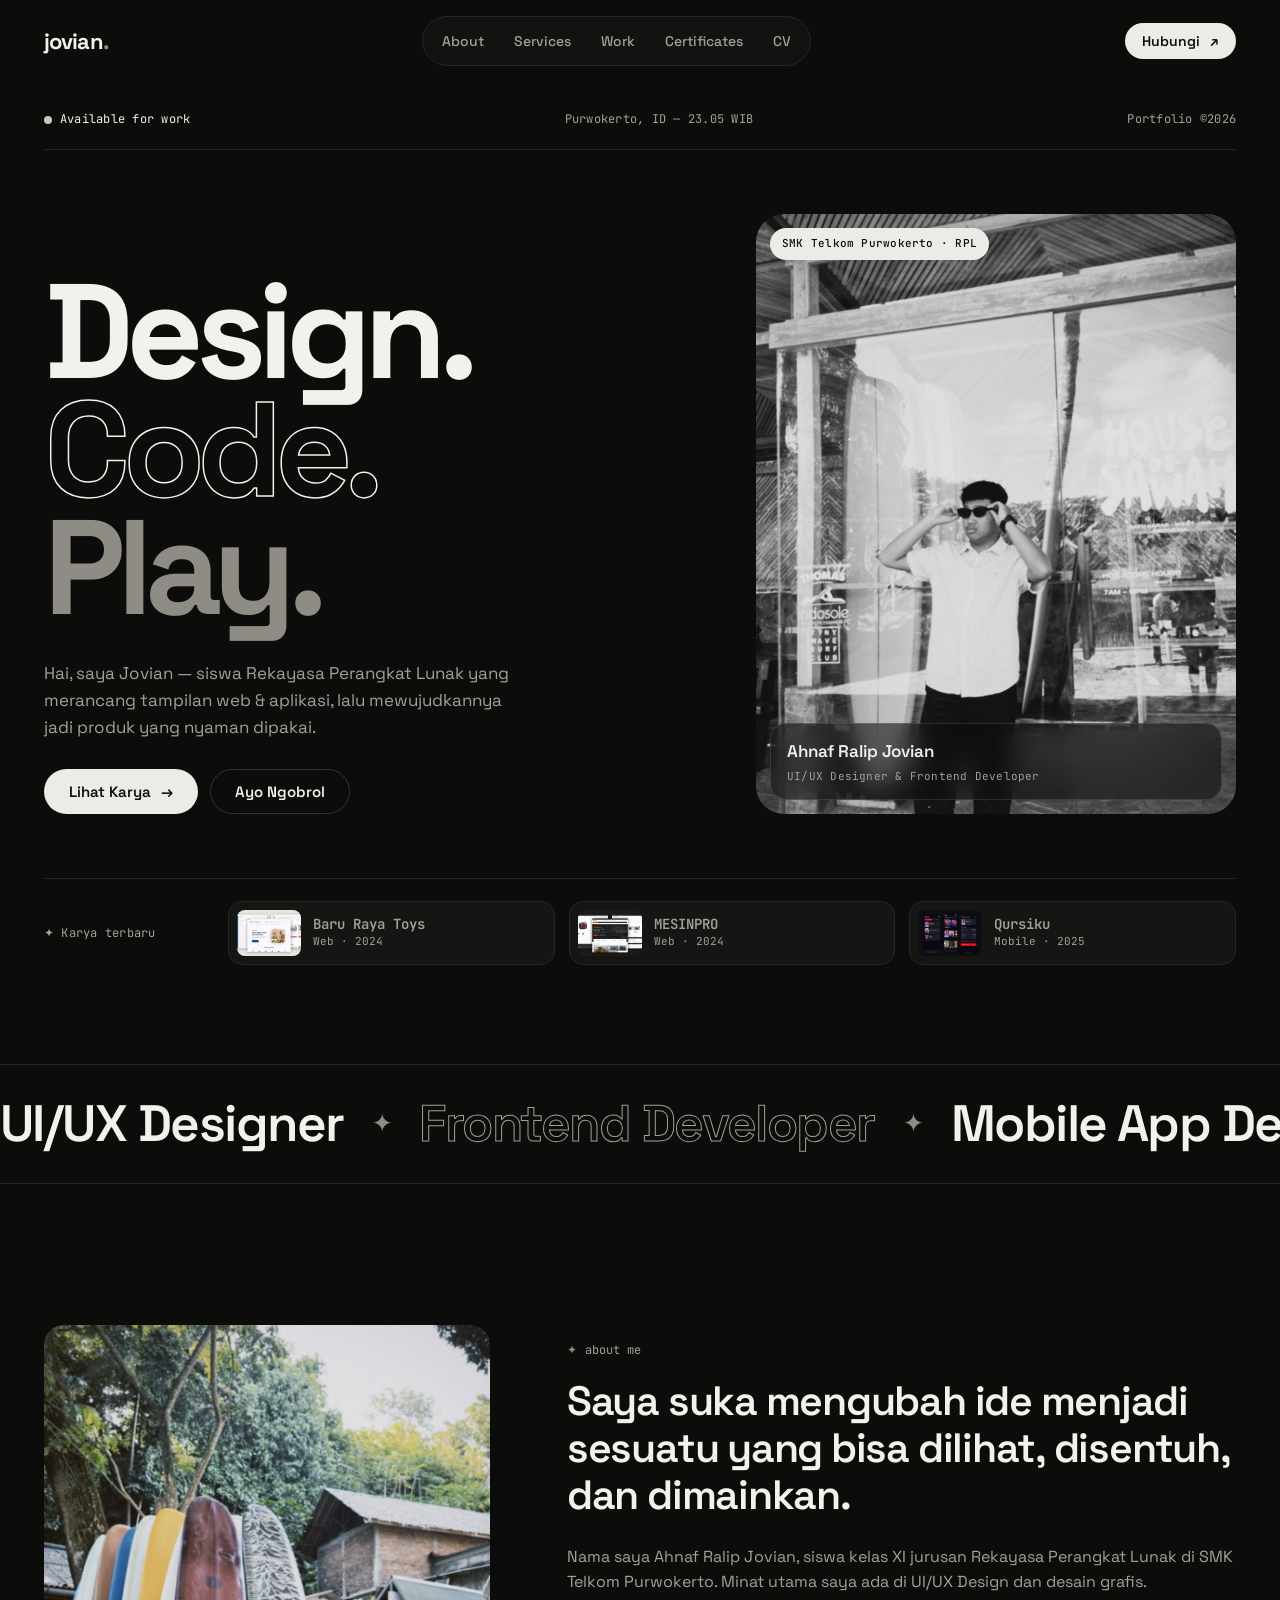
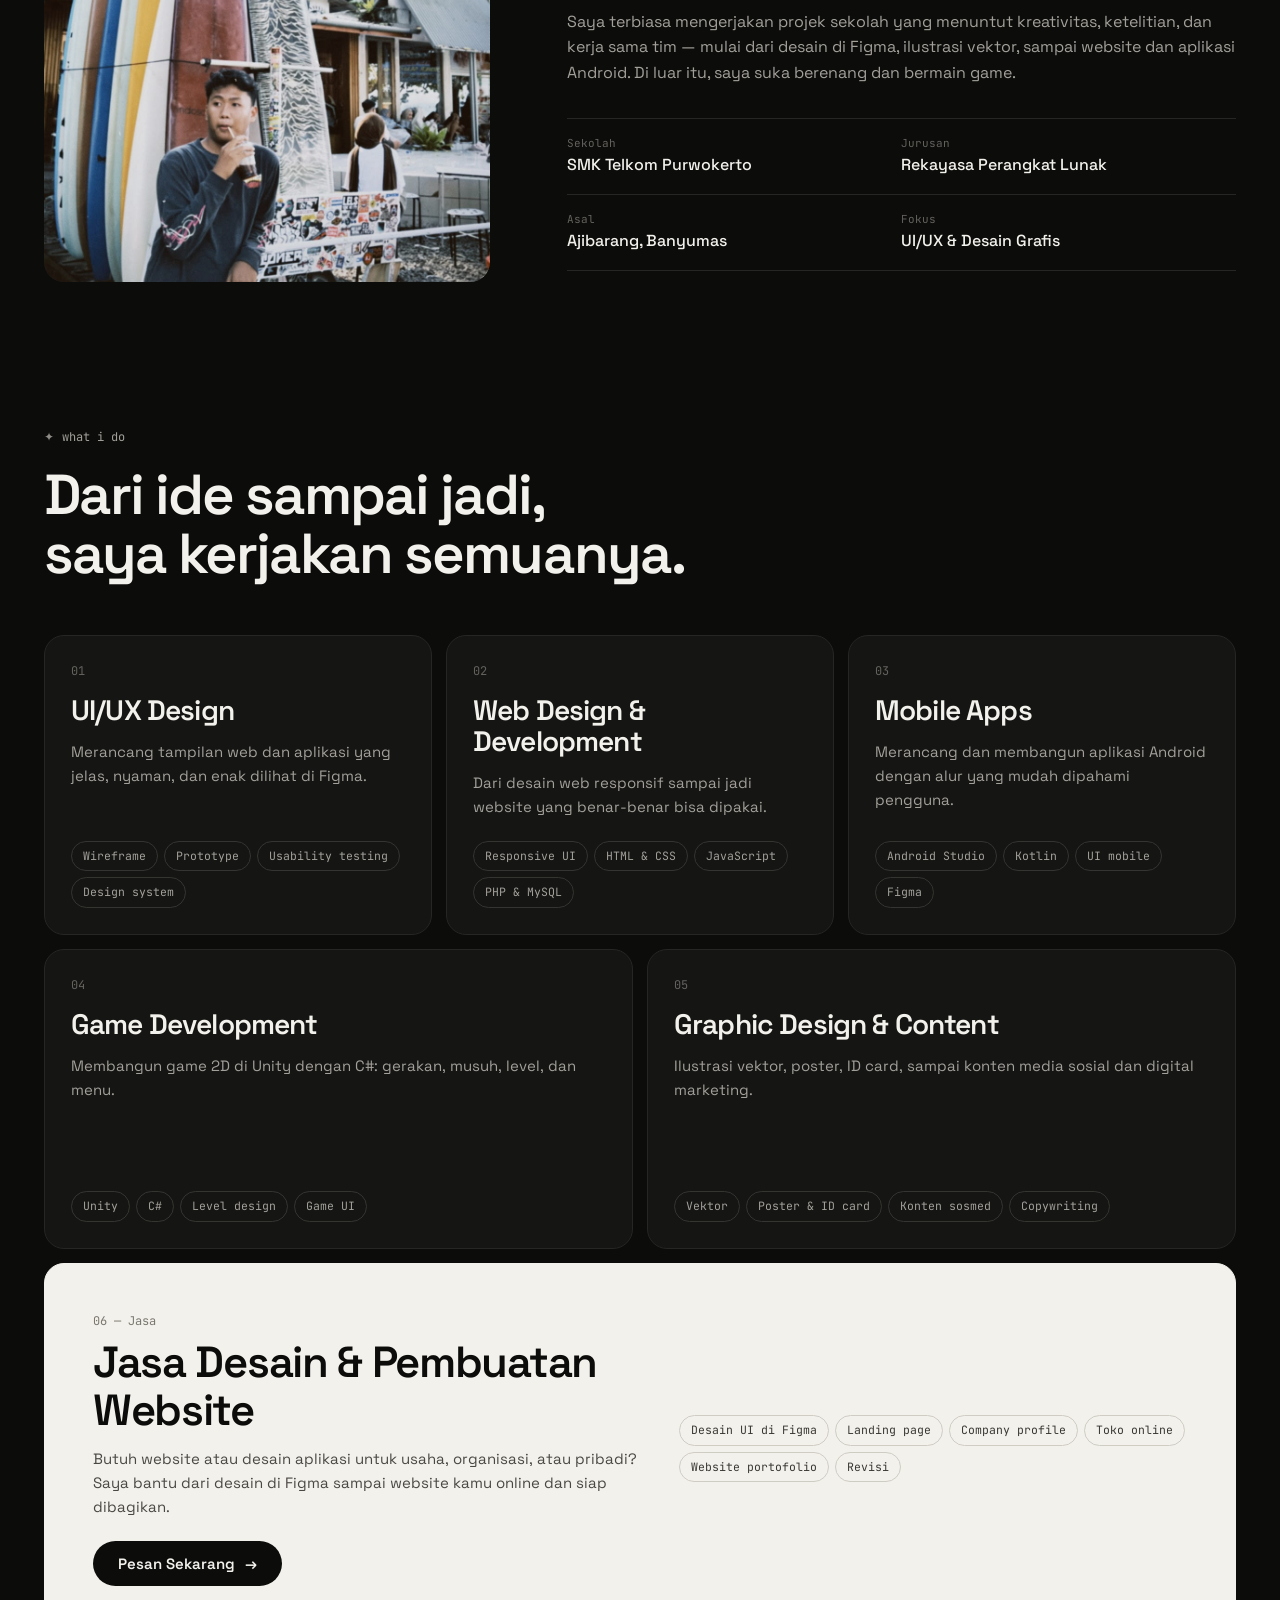
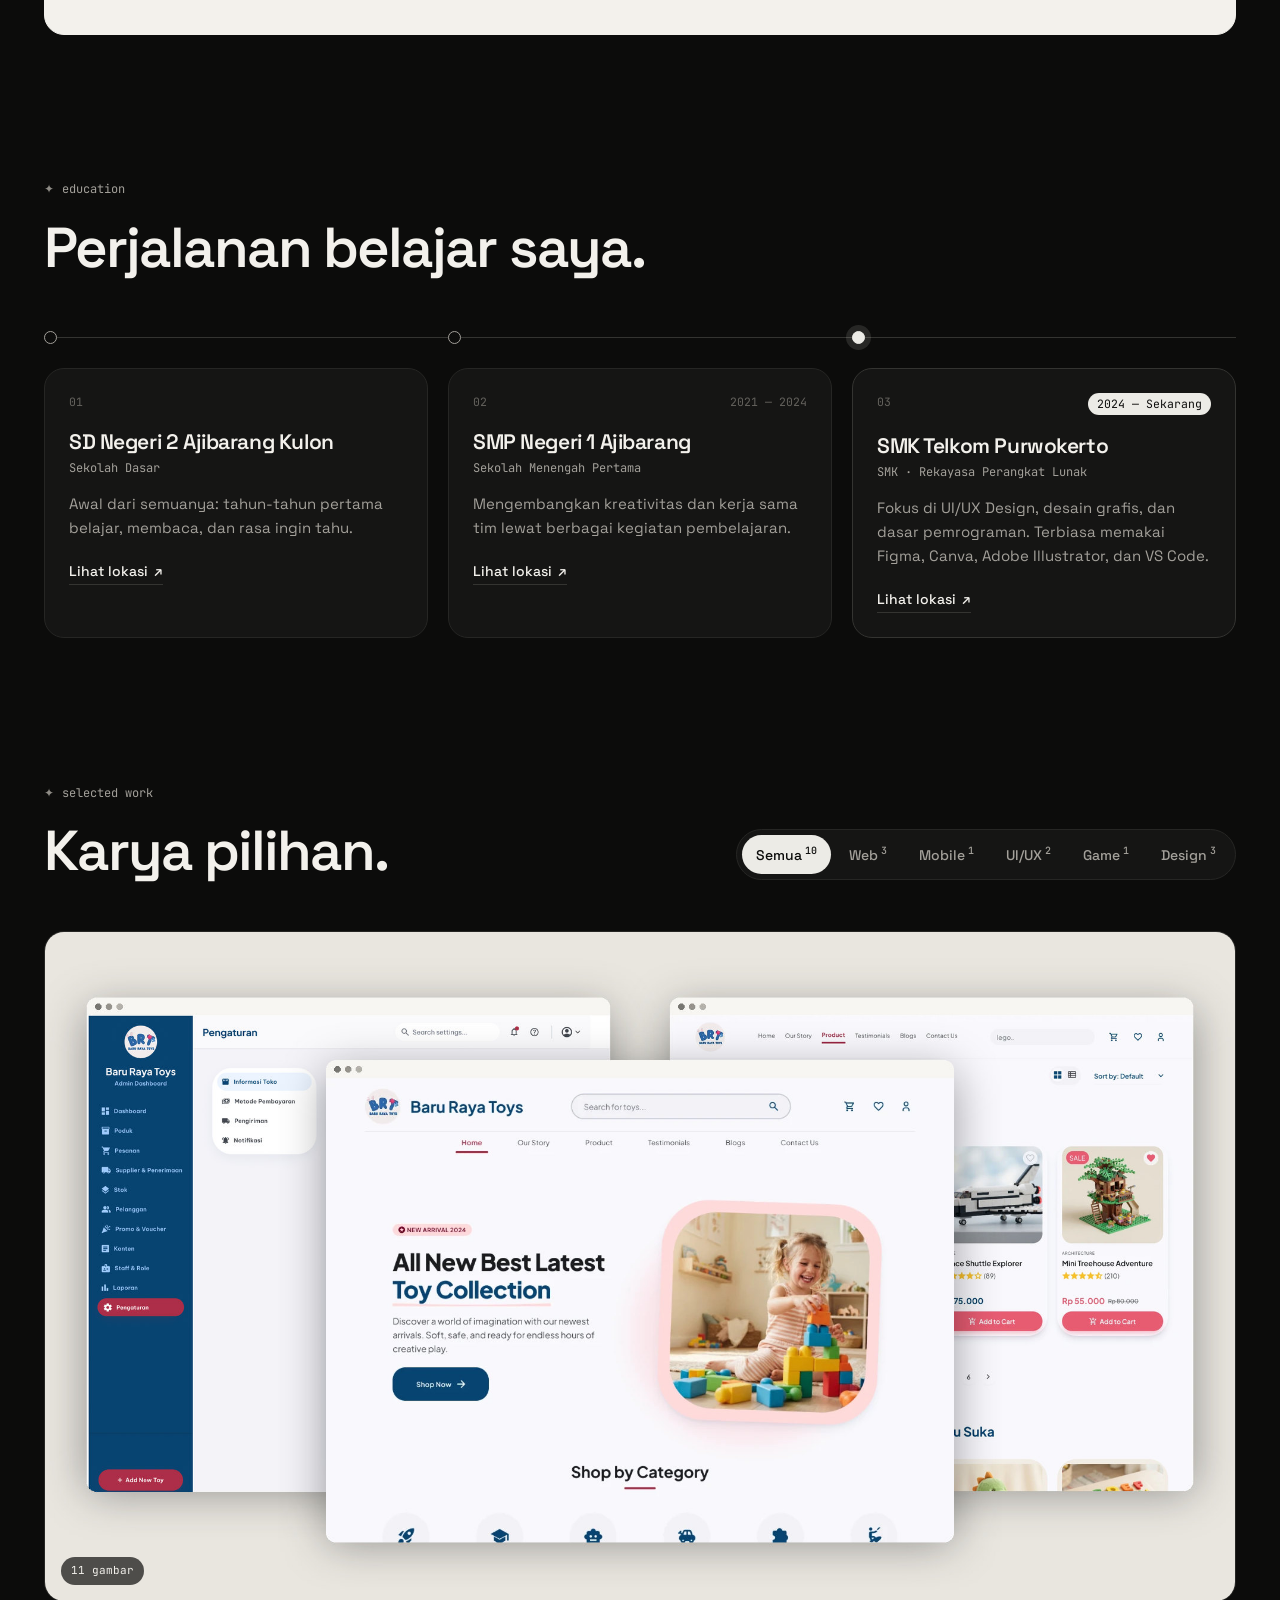
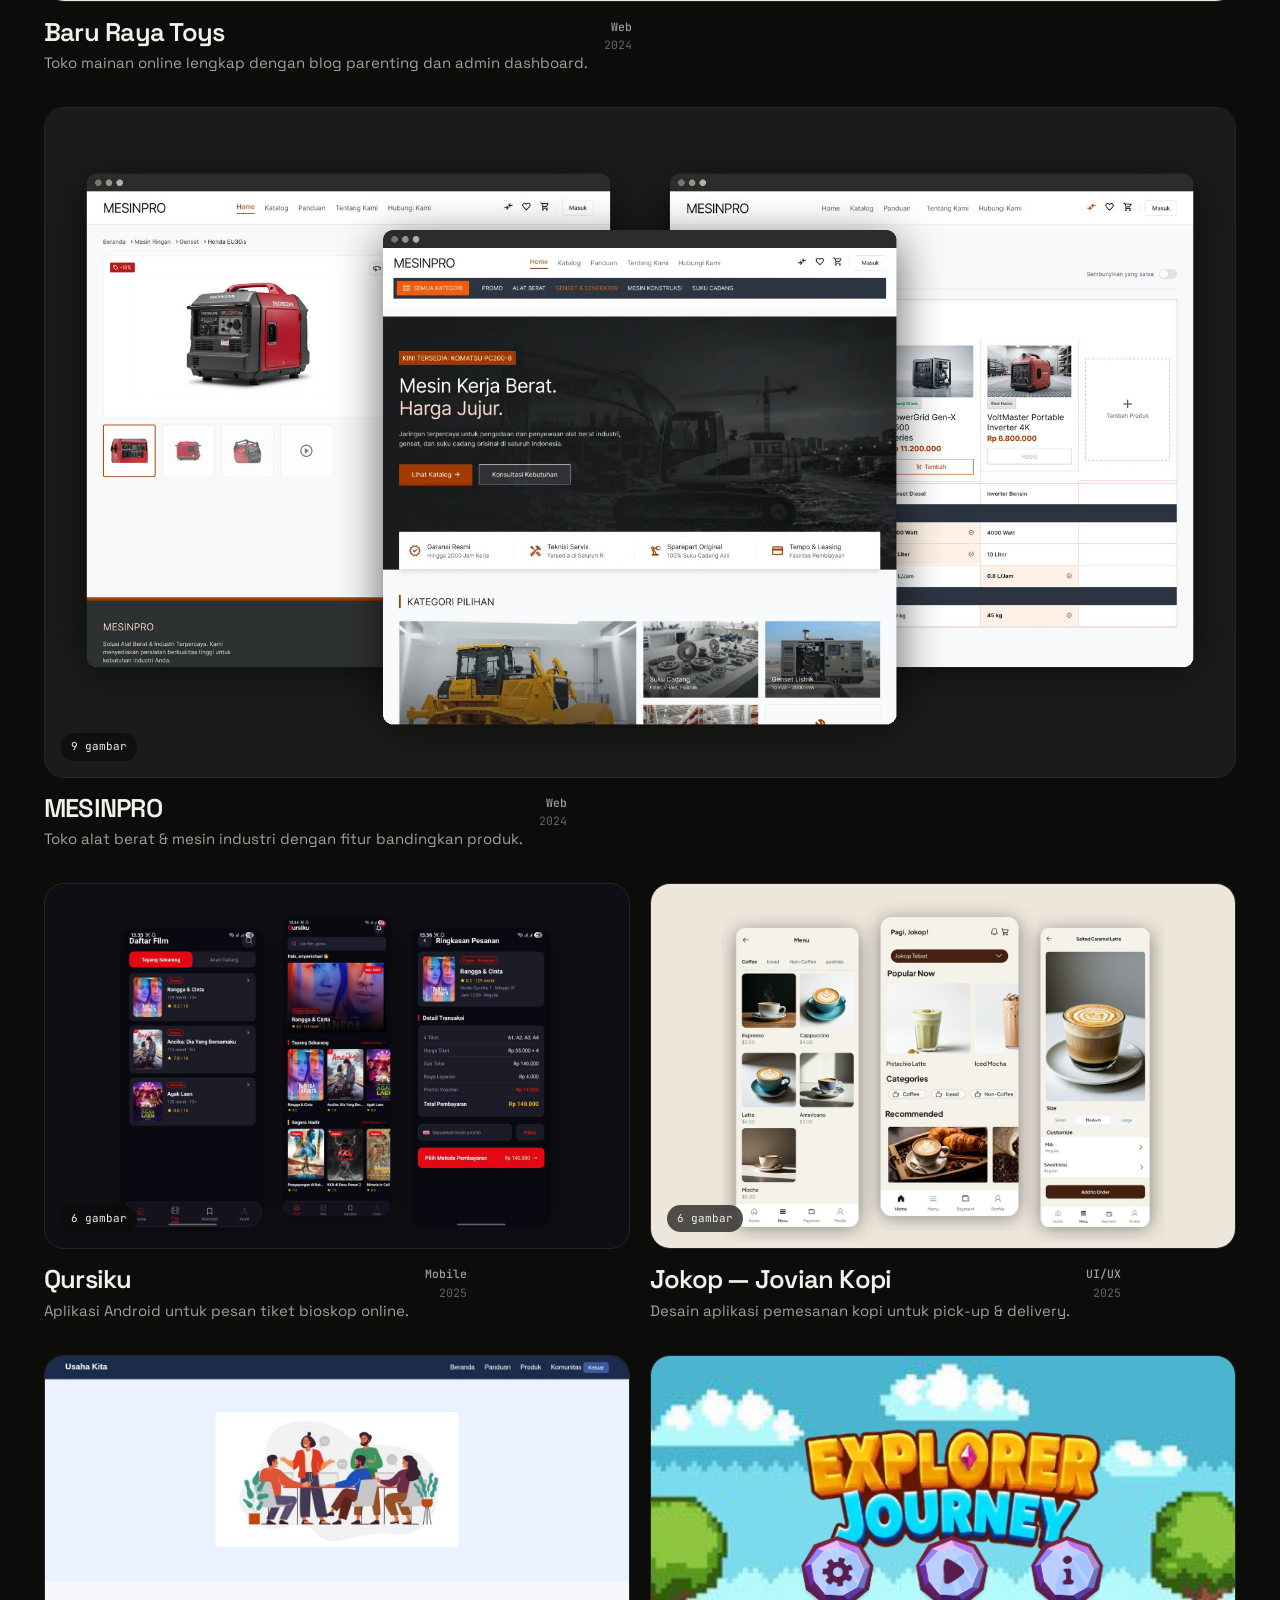
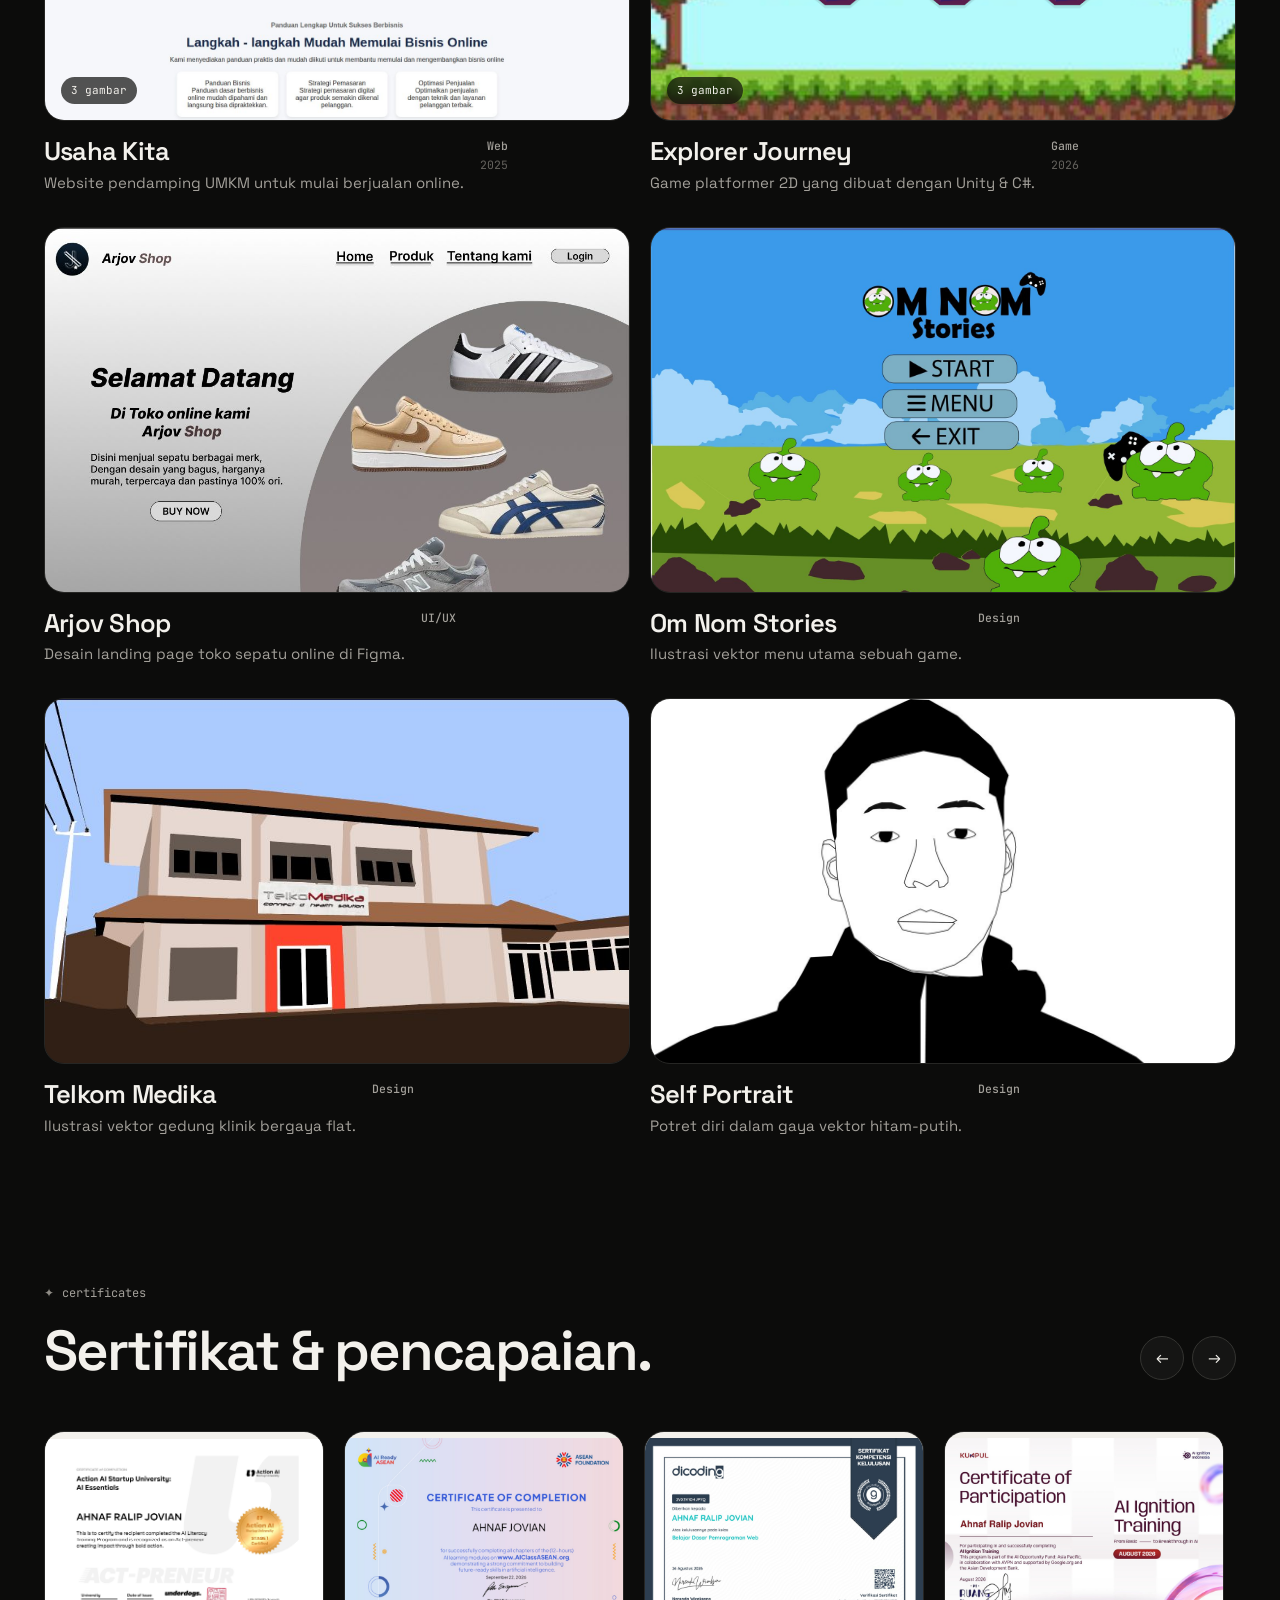
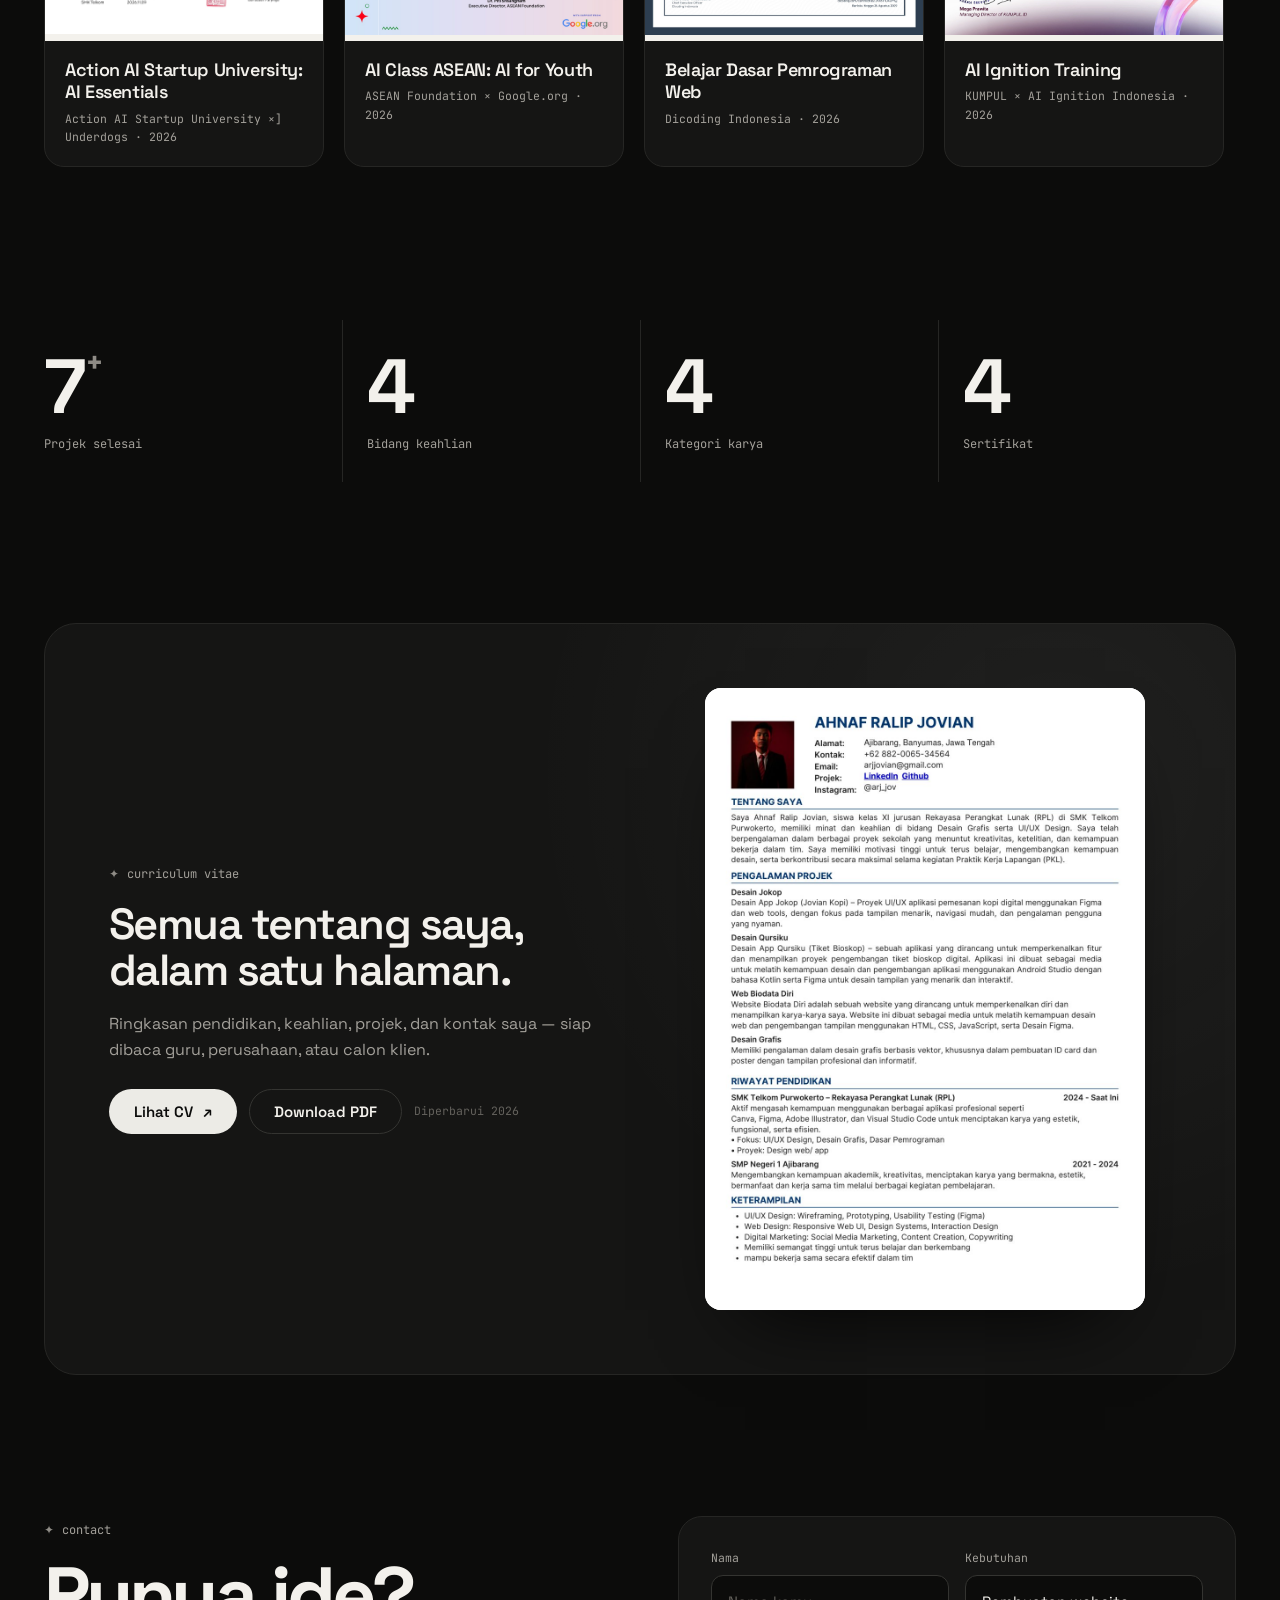
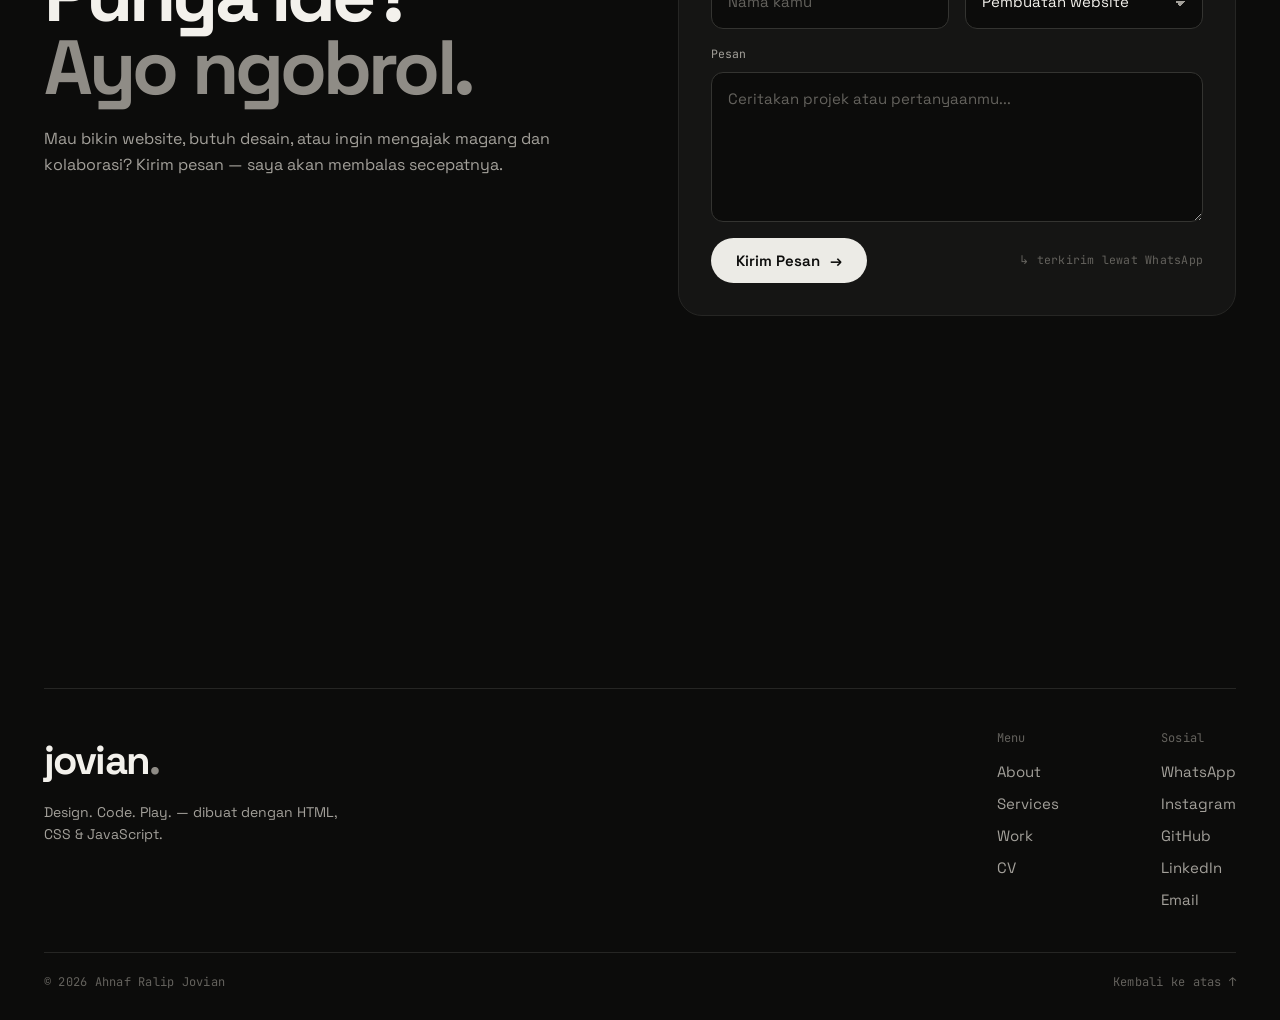
<file: index.html>
<!DOCTYPE html>
<html lang="id">
<head>
  <meta charset="UTF-8" />
  <meta name="viewport" content="width=device-width, initial-scale=1.0" />
  <title>Jovian — Design. Code. Play.</title>
  <meta name="description" content="Portofolio Ahnaf Ralip Jovian — Frontend Developer & UI/UX Designer dari SMK Telkom Purwokerto. Web, mobile, game, dan desain grafis." />
  <meta property="og:title" content="Jovian — Design. Code. Play." />
  <meta property="og:description" content="Portofolio Ahnaf Ralip Jovian: web, mobile, game, UI/UX, dan desain grafis." />
  <meta property="og:image" content="assets/img/profile.jpg" />
  <meta name="theme-color" content="#0c0c0b" />
  <link rel="icon" href="data:image/svg+xml,<svg xmlns='http://www.w3.org/2000/svg' viewBox='0 0 64 64'><rect width='64' height='64' rx='18' fill='%230c0c0b'/><text x='44%' y='56%' dominant-baseline='middle' text-anchor='middle' font-family='Arial' font-weight='700' font-size='38' fill='%23f3f1ec'>j</text><circle cx='46' cy='44' r='6' fill='%238f8c86'/></svg>" />

  <link rel="preconnect" href="https://fonts.googleapis.com" />
  <link rel="preconnect" href="https://fonts.gstatic.com" crossorigin />
  <link href="https://fonts.googleapis.com/css2?family=Space+Grotesk:wght@400;500;600;700&family=JetBrains+Mono:wght@400;500&display=swap" rel="stylesheet" />
  <link rel="stylesheet" href="assets/css/style.css" />
</head>
<body>
  <a class="skip-link" href="#main">Lewati ke konten</a>

  <!-- ================= NAVBAR ================= -->
  <header class="nav" id="nav">
    <a href="#home" class="logo" aria-label="Beranda"><span data-bind="nickname" class="lower"></span><i>.</i></a>
    <nav class="nav__pill" id="navPill" aria-label="Navigasi utama">
      <a href="#about">About</a>
      <a href="#services">Services</a>
      <a href="#work">Work</a>
      <a href="#certificates" data-needs="certificates">Certificates</a>
      <a href="#cv">CV</a>
      <a href="#contact" class="nav__pill-contact">Contact</a>
    </nav>
    <div class="nav__end">
      <a href="#contact" class="btn btn--accent btn--sm nav__cta">Hubungi <span aria-hidden="true">↗</span></a>
      <button type="button" class="nav__burger" id="burger" aria-label="Buka menu" aria-expanded="false" aria-controls="navPill"><span></span><span></span></button>
    </div>
  </header>

  <main id="main">
    <!-- ================= HERO ================= -->
    <section class="hero container" id="home">
      <div class="hero__meta mono">
        <span class="status" id="status"><i></i>Available for work</span>
        <span><span data-bind="location"></span> — <span id="clock">--:--</span> WIB</span>
        <span class="hero__meta-year">Portfolio ©<span class="year"></span></span>
      </div>

      <div class="hero__grid">
        <div class="hero__text">
          <h1 class="hero__title" id="heroTitle"></h1>
          <p class="hero__intro" data-bind="heroIntro"></p>
          <div class="hero__actions">
            <a href="#work" class="btn btn--accent">Lihat Karya <span aria-hidden="true">→</span></a>
            <a href="#contact" class="btn btn--ghost">Ayo Ngobrol</a>
          </div>
        </div>

        <figure class="hero__card">
          <img id="heroPhoto" alt="Foto Ahnaf Ralip Jovian" width="900" height="1359" fetchpriority="high" />
          <figcaption class="hero__caption">
            <span class="hero__name" data-bind="name"></span>
            <span class="mono" data-bind="role"></span>
          </figcaption>
          <span class="hero__badge mono" data-bind="school"></span>
        </figure>
      </div>

      <div class="latest">
        <p class="mono latest__label">✦ Karya terbaru</p>
        <div class="latest__list" id="latest"></div>
      </div>
    </section>

    <!-- ================= MARQUEE ================= -->
    <div class="marquee" aria-hidden="true"><div class="marquee__track" id="marquee"></div></div>

    <!-- ================= ABOUT ================= -->
    <section class="section container about" id="about">
      <div class="about__photo reveal"><img id="aboutPhoto" alt="Ahnaf Ralip Jovian" loading="lazy" /></div>
      <div class="about__content">
        <p class="label reveal">About me</p>
        <h2 class="about__lead reveal" data-bind="aboutLead"></h2>
        <div class="about__body reveal" id="aboutBody"></div>
        <dl class="facts reveal" id="facts"></dl>
      </div>
    </section>

    <!-- ================= SERVICES ================= -->
    <section class="section container" id="services">
      <div class="head">
        <p class="label reveal">What I do</p>
        <h2 class="title reveal">Dari ide sampai jadi,<br />saya kerjakan semuanya.</h2>
      </div>
      <div class="bento" id="bento"></div>
    </section>

    <!-- ================= EDUCATION ================= -->
    <section class="section container" id="education">
      <div class="head">
        <p class="label reveal">Education</p>
        <h2 class="title reveal">Perjalanan belajar saya.</h2>
      </div>
      <ol class="timeline" id="timeline"></ol>
    </section>

    <!-- ================= WORK ================= -->
    <section class="section container" id="work">
      <div class="head head--row">
        <div>
          <p class="label reveal">Selected work</p>
          <h2 class="title reveal">Karya pilihan.</h2>
        </div>
        <div class="tabs reveal" id="tabs" role="tablist" aria-label="Filter projek"></div>
      </div>
      <div class="works" id="works"></div>
    </section>

    <!-- ================= CERTIFICATES ================= -->
    <section class="section container" id="certificates">
      <div class="head head--row">
        <div>
          <p class="label reveal">Certificates</p>
          <h2 class="title reveal">Sertifikat & pencapaian.</h2>
        </div>
        <div class="carousel-nav reveal">
          <button type="button" class="round" id="certPrev" aria-label="Sebelumnya">←</button>
          <button type="button" class="round" id="certNext" aria-label="Berikutnya">→</button>
        </div>
      </div>
      <div class="carousel" id="carousel"></div>
    </section>

    <!-- ================= STATS ================= -->
    <section class="stats container" id="stats" aria-label="Ringkasan"></section>


    <!-- ================= CV ================= -->
    <section class="section container" id="cv">
      <div class="cv">
        <div class="cv__text">
          <p class="label reveal">Curriculum vitae</p>
          <h2 class="title reveal">Semua tentang saya,<br />dalam satu halaman.</h2>
          <p class="muted reveal">Ringkasan pendidikan, keahlian, projek, dan kontak saya — siap dibaca guru, perusahaan, atau calon klien.</p>
          <div class="cv__actions reveal" id="cvActions"></div>
        </div>
        <article class="paper reveal" id="paper"></article>
      </div>
    </section>

    <!-- ================= CONTACT ================= -->
    <section class="section container" id="contact">
      <div class="contact">
        <div class="contact__left">
          <p class="label reveal">Contact</p>
          <h2 class="contact__title reveal">Punya ide?<br /><span class="accent-text">Ayo ngobrol.</span></h2>
          <p class="muted reveal">Mau bikin website, butuh desain, atau ingin mengajak magang dan kolaborasi? Kirim pesan — saya akan membalas secepatnya.</p>
          <ul class="quick reveal" id="quick"></ul>
        </div>
        <form class="form reveal" id="form" novalidate>
          <div class="form__row">
            <label class="field"><span>Nama</span><input name="name" type="text" placeholder="Nama kamu" autocomplete="name" required /></label>
            <label class="field"><span>Kebutuhan</span>
              <select name="topic">
                <option>Pembuatan website</option>
                <option>Desain UI/UX</option>
                <option>Desain grafis</option>
                <option>Magang / kerja</option>
                <option>Kolaborasi</option>
                <option>Lainnya</option>
              </select>
            </label>
          </div>
          <label class="field"><span>Pesan</span><textarea name="message" rows="5" placeholder="Ceritakan projek atau pertanyaanmu..." required></textarea></label>
          <p class="form__error" id="formError" role="alert" hidden>Isi nama dan pesan dulu, ya.</p>
          <div class="form__foot">
            <button type="submit" class="btn btn--accent">Kirim Pesan <span aria-hidden="true">→</span></button>
            <span class="mono form__hint" id="formHint"></span>
          </div>
        </form>
      </div>
    </section>
  </main>

  <!-- ================= FOOTER ================= -->
  <footer class="footer container">
    <div class="footer__top">
      <div>
        <a href="#home" class="logo logo--lg"><span data-bind="nickname" class="lower"></span><i>.</i></a>
        <p class="muted footer__tag">Design. Code. Play. — dibuat dengan HTML, CSS & JavaScript.</p>
      </div>
      <nav class="footer__links" aria-label="Footer">
        <div><p class="mono">Menu</p><a href="#about">About</a><a href="#services">Services</a><a href="#work">Work</a><a href="#cv">CV</a></div>
        <div id="footerSocials"><p class="mono">Sosial</p></div>
      </nav>
    </div>
    <div class="footer__bottom mono">
      <span>© <span class="year"></span> <span data-bind="name"></span></span>
      <a href="#home">Kembali ke atas ↑</a>
    </div>
  </footer>

  <!-- ================= DRAWER DETAIL ================= -->
  <div class="drawer" id="drawer" hidden>
    <div class="drawer__backdrop" data-close></div>
    <aside class="drawer__panel" role="dialog" aria-modal="true" aria-labelledby="dTitle">
      <div class="drawer__head">
        <p class="mono" id="dMeta"></p>
        <button type="button" class="round" data-close aria-label="Tutup">✕</button>
      </div>
      <h3 class="drawer__title" id="dTitle"></h3>
      <div class="drawer__stage" id="dStage">
        <img id="dImage" alt="" />
        <button type="button" class="round drawer__nav drawer__nav--prev" id="dPrev" aria-label="Gambar sebelumnya">←</button>
        <button type="button" class="round drawer__nav drawer__nav--next" id="dNext" aria-label="Gambar berikutnya">→</button>
        <span class="drawer__count mono" id="dCount"></span>
      </div>
      <div class="drawer__thumbs" id="dThumbs"></div>
      <p class="drawer__desc" id="dDesc"></p>
      <div class="chips" id="dTags"></div>
      <div class="drawer__links" id="dLinks"></div>
    </aside>
  </div>

  <script src="assets/js/data.js"></script>
  <script src="assets/js/main.js"></script>
</body>
</html>
</file>
<file: assets/css/style.css>
/* =========================================================================
   Portofolio — Ahnaf Ralip Jovian
   Gaya: gelap hangat & kalem, Space Grotesk + label monospace, tanpa warna mencolok.
   ========================================================================= */

:root {
  --bg: #0c0c0b;
  --surface: #151514;
  --surface-2: #1c1c1a;
  --line: #262624;
  --line-2: #343431;
  --text: #f3f1ec;
  --muted: #a3a09a;
  --dim: #64625d;
  --accent: #ecebe6; /* warna tombol utama: putih gading */
  --soft: #8f8c86; /* aksen dekoratif abu-abu hangat */
  --accent-ink: #0c0c0b;
  --paper: #f3f1ec;

  --radius: 20px;
  --container: 1240px;
  --font: "Space Grotesk", system-ui, -apple-system, "Segoe UI", Roboto, sans-serif;
  --mono: "JetBrains Mono", ui-monospace, SFMono-Regular, Menlo, monospace;
  --ease: cubic-bezier(0.22, 1, 0.36, 1);
  color-scheme: dark;
}

/* ---------- Base ---------- */
*,
*::before,
*::after { box-sizing: border-box; }
html { scroll-behavior: smooth; scroll-padding-top: 90px; -webkit-text-size-adjust: 100%; }
body {
  margin: 0; font-family: var(--font); font-size: 16px; line-height: 1.6;
  color: var(--text); background: var(--bg); -webkit-font-smoothing: antialiased; overflow-x: hidden;
}
img { display: block; max-width: 100%; height: auto; }
a { color: inherit; text-decoration: none; }
button, select { font: inherit; color: inherit; }
button { background: none; border: 0; padding: 0; cursor: pointer; }
h1, h2, h3, p, figure, dl, dd { margin: 0; }
ul, ol { margin: 0; padding: 0; list-style: none; }
::selection { background: var(--accent); color: var(--accent-ink); }
:focus-visible { outline: 2px solid var(--accent); outline-offset: 3px; border-radius: 6px; }
[hidden] { display: none !important; }

.container { width: 100%; max-width: var(--container); margin: 0 auto; padding: 0 24px; }
.mono { font-family: var(--mono); font-size: 12px; letter-spacing: 0.02em; }
.muted { color: var(--muted); }
.lower { text-transform: lowercase; }
.accent-text { color: var(--soft); }
.skip-link { position: absolute; left: 16px; top: -60px; z-index: 999; padding: 10px 14px; border-radius: 8px; background: var(--accent); color: var(--accent-ink); }
.skip-link:focus { top: 16px; }

/* ---------- Primitif ---------- */
.btn {
  display: inline-flex; align-items: center; justify-content: center; gap: 10px;
  padding: 14px 24px; border-radius: 999px; border: 1px solid transparent;
  font-weight: 600; font-size: 15px; line-height: 1; white-space: nowrap;
  transition: transform 0.25s var(--ease), background-color 0.25s, border-color 0.25s, color 0.25s;
}
.btn span { transition: transform 0.25s var(--ease); }
.btn:hover span { transform: translateX(3px); }
.btn--accent { background: var(--accent); color: var(--accent-ink); }
.btn--accent:hover { background: #ffffff; }
.btn--ghost { border-color: var(--line-2); }
.btn--ghost:hover { border-color: var(--text); }
.btn--dark { background: var(--accent-ink); color: var(--paper); }
.btn--dark:hover { background: #2a2a28; }
.btn--sm { padding: 10px 16px; font-size: 14px; }

.round {
  display: inline-grid; place-items: center; width: 44px; height: 44px; border-radius: 50%;
  border: 1px solid var(--line-2); background: var(--surface); font-size: 16px;
  transition: background-color 0.2s, color 0.2s, border-color 0.2s;
}
.round:hover { background: var(--text); color: var(--bg); border-color: var(--text); }

.label { display: inline-flex; align-items: center; gap: 8px; margin-bottom: 18px; font-family: var(--mono); font-size: 12px; color: var(--muted); text-transform: lowercase; }
.label::before { content: "✦"; color: var(--soft); }
.title { font-size: clamp(2rem, 4.4vw, 3.6rem); font-weight: 600; line-height: 1.05; letter-spacing: -0.035em; }

.section { padding-top: clamp(80px, 11vw, 150px); }
.head { margin-bottom: clamp(32px, 4vw, 56px); }
.head--row { display: flex; justify-content: space-between; align-items: flex-end; gap: 24px; flex-wrap: wrap; }

.chips { display: flex; flex-wrap: wrap; gap: 6px; }
.chip { padding: 5px 11px; border-radius: 999px; border: 1px solid var(--line-2); font-family: var(--mono); font-size: 11.5px; color: var(--muted); }

/* ---------- Navbar ---------- */
.nav {
  position: fixed; top: 16px; left: 0; right: 0; z-index: 100;
  display: flex; justify-content: space-between; align-items: center; gap: 16px;
  width: min(var(--container), 100%); margin: 0 auto; padding: 0 24px;
}
.nav::before {
  content: ""; position: absolute; top: -16px; bottom: -14px; left: 50%; width: 100vw; transform: translateX(-50%); z-index: -1;
  background: linear-gradient(var(--bg) 55%, rgba(12, 12, 11, 0)); opacity: 0; transition: opacity 0.3s; pointer-events: none;
}
.nav.is-scrolled::before { opacity: 1; }
.logo { font-size: 22px; font-weight: 700; letter-spacing: -0.04em; }
.logo i { font-style: normal; color: var(--soft); }
.logo--lg { font-size: 40px; }
.nav__pill {
  display: flex; gap: 2px; padding: 5px; border-radius: 999px;
  border: 1px solid var(--line); background: rgba(21, 21, 20, 0.72);
  backdrop-filter: blur(14px) saturate(160%); -webkit-backdrop-filter: blur(14px) saturate(160%);
}
.nav__pill a { padding: 8px 14px; border-radius: 999px; font-size: 14px; font-weight: 500; color: var(--muted); transition: color 0.2s, background-color 0.2s; }
.nav__pill a:hover { color: var(--text); }
.nav__pill a.is-active { color: var(--accent-ink); background: var(--text); }
.nav__pill-contact { display: none; }
.nav__end { display: flex; align-items: center; gap: 10px; }
.nav__burger { display: none; width: 44px; height: 44px; border-radius: 50%; border: 1px solid var(--line-2); background: rgba(21, 21, 20, 0.8); position: relative; }
.nav__burger span { position: absolute; left: 13px; right: 13px; height: 1.5px; background: var(--text); transition: transform 0.3s var(--ease), top 0.3s var(--ease); }
.nav__burger span:first-child { top: 17px; }
.nav__burger span:last-child { top: 25px; }
.nav__burger[aria-expanded="true"] span:first-child { top: 21px; transform: rotate(45deg); }
.nav__burger[aria-expanded="true"] span:last-child { top: 21px; transform: rotate(-45deg); }

/* ---------- Hero ---------- */
.hero { padding-top: 110px; }
.hero__meta { display: flex; justify-content: space-between; gap: 16px; flex-wrap: wrap; padding-bottom: 20px; border-bottom: 1px solid var(--line); color: var(--muted); }
.status { display: inline-flex; align-items: center; gap: 8px; color: var(--text); }
.status i { width: 8px; height: 8px; border-radius: 50%; background: #c9c6bf; animation: pulse 2.4s infinite; }
@keyframes pulse { 0% { box-shadow: 0 0 0 0 rgba(236, 235, 230, 0.4); } 70%, 100% { box-shadow: 0 0 0 8px rgba(236, 235, 230, 0); } }

.hero__grid { display: grid; grid-template-columns: 1.35fr 1fr; gap: clamp(28px, 5vw, 72px); align-items: end; padding: clamp(36px, 5vw, 64px) 0; }
.hero__title { font-size: clamp(3.6rem, 10.5vw, 9.6rem); font-weight: 700; line-height: 0.88; letter-spacing: -0.06em; }
.hero__line { display: block; }
.hero__line--outline { color: transparent; -webkit-text-stroke: 1.5px var(--text); }
.hero__line--accent { color: var(--soft); }
.hero__intro { max-width: 470px; margin-top: 32px; font-size: 17px; color: var(--muted); }
.hero__actions { display: flex; flex-wrap: wrap; gap: 12px; margin-top: 28px; }

.hero__card { position: relative; aspect-ratio: 4 / 5; border-radius: 28px; overflow: hidden; background: var(--surface); }
.hero__card img { width: 100%; height: 100%; object-fit: cover; object-position: center 30%; filter: grayscale(1); transition: filter 0.6s ease, transform 0.8s var(--ease); }
.hero__card:hover img { filter: grayscale(0); transform: scale(1.03); }
.hero__caption {
  position: absolute; left: 14px; right: 14px; bottom: 14px; display: grid; gap: 2px;
  padding: 14px 16px; border-radius: 16px; border: 1px solid rgba(255, 255, 255, 0.12);
  background: rgba(12, 12, 11, 0.55); backdrop-filter: blur(12px); -webkit-backdrop-filter: blur(12px);
}
.hero__name { font-weight: 600; font-size: 17px; }
.hero__caption .mono { color: var(--muted); font-size: 11px; }
.hero__badge { position: absolute; top: 14px; left: 14px; padding: 7px 12px; border-radius: 999px; background: var(--accent); color: var(--accent-ink); font-size: 11px; font-weight: 500; }

.latest { display: grid; grid-template-columns: 160px 1fr; gap: 24px; align-items: center; padding: 22px 0; border-top: 1px solid var(--line); }
.latest__label { color: var(--muted); }
.latest__list { display: grid; grid-template-columns: repeat(3, 1fr); gap: 14px; }
.mini { display: flex; align-items: center; gap: 12px; padding: 8px; border-radius: 14px; border: 1px solid var(--line); background: var(--surface); text-align: left; transition: border-color 0.2s, transform 0.25s var(--ease); }
.mini:hover { border-color: var(--line-2); transform: translateY(-3px); }
.mini img { width: 64px; height: 46px; border-radius: 8px; object-fit: cover; object-position: top; flex-shrink: 0; }
.mini strong { display: block; font-size: 14px; font-weight: 600; line-height: 1.2; }
.mini span { font-family: var(--mono); font-size: 11px; color: var(--muted); }

/* ---------- Marquee ---------- */
.marquee { margin-top: clamp(40px, 6vw, 80px); padding: 18px 0; border-top: 1px solid var(--line); border-bottom: 1px solid var(--line); overflow: hidden; }
.marquee__track { display: flex; width: max-content; animation: marquee 45s linear infinite; }
.marquee__item { display: inline-flex; align-items: center; gap: 28px; padding-right: 28px; font-size: clamp(1.8rem, 4vw, 3.4rem); font-weight: 600; letter-spacing: -0.03em; white-space: nowrap; }
.marquee__item:nth-child(even) { color: transparent; -webkit-text-stroke: 1px var(--muted); }
.marquee__item::after { content: "✦"; font-size: 0.5em; color: var(--soft); -webkit-text-stroke: 0; }
@keyframes marquee { to { transform: translateX(-50%); } }

/* ---------- About ---------- */
.about { display: grid; grid-template-columns: 0.8fr 1.2fr; gap: clamp(32px, 6vw, 96px); align-items: center; }
.about__photo { aspect-ratio: 4 / 5; border-radius: var(--radius); overflow: hidden; background: var(--surface); }
.about__photo img { width: 100%; height: 100%; object-fit: cover; filter: grayscale(0.2); }
.about__lead { font-size: clamp(1.7rem, 3.2vw, 2.7rem); font-weight: 600; line-height: 1.15; letter-spacing: -0.03em; }
.about__body { display: grid; gap: 14px; margin-top: 24px; color: var(--muted); }
.facts { display: grid; grid-template-columns: repeat(2, 1fr); margin-top: 32px; border-top: 1px solid var(--line); }
.facts > div { padding: 16px 0; border-bottom: 1px solid var(--line); }
.facts > div:nth-child(odd) { padding-right: 16px; }
.facts dt { font-family: var(--mono); font-size: 11px; color: var(--dim); }
.facts dd { font-weight: 500; }

/* ---------- Services (bento) ---------- */
.bento { display: grid; grid-template-columns: repeat(6, 1fr); gap: 14px; }
.svc { position: relative; grid-column: span 2; display: flex; flex-direction: column; gap: 14px; min-height: 300px; padding: 26px; overflow: hidden; border-radius: var(--radius); border: 1px solid var(--line); background: var(--surface); transition: border-color 0.3s, transform 0.4s var(--ease); }
.svc:nth-child(4), .svc:nth-child(5) { grid-column: span 3; }
.svc:hover { border-color: var(--line-2); transform: translateY(-4px); }
.svc__bg { position: absolute; inset: 0; opacity: 0; transition: opacity 0.5s ease; }
.svc__bg img { width: 100%; height: 100%; object-fit: cover; object-position: top; filter: grayscale(1); }
.svc__bg::after { content: ""; position: absolute; inset: 0; background: linear-gradient(180deg, rgba(21, 21, 20, 0.55), rgba(21, 21, 20, 0.97) 70%); }
.svc:hover .svc__bg { opacity: 1; }
.svc > :not(.svc__bg) { position: relative; }
.svc__num { font-family: var(--mono); font-size: 12px; color: var(--dim); }
.svc__title { font-size: clamp(1.4rem, 2.2vw, 1.9rem); font-weight: 600; letter-spacing: -0.03em; line-height: 1.1; }
.svc__lead { color: var(--muted); font-size: 15px; }
.svc .chips { margin-top: auto; }

.svc--wide { grid-column: 1 / -1 !important; display: grid; grid-template-columns: 1.1fr 1fr; gap: 28px; align-items: center; min-height: 0; padding: clamp(28px, 4vw, 48px); background: var(--paper); color: var(--accent-ink); border-color: var(--paper); }
.svc--wide:hover { border-color: var(--paper); }
.svc--wide .svc__num { color: #7a776f; }
.svc--wide .svc__title { font-size: clamp(1.8rem, 3.4vw, 2.8rem); margin-top: 8px; }
.svc--wide .svc__lead { color: #4a4843; margin-top: 12px; }
.svc--wide .chip { border-color: #cfccc4; color: #3a3833; }
.svc--wide .btn { margin-top: 22px; }
.svc--wide .chips { margin: 0; }

/* ---------- Education (timeline) ---------- */
.timeline { position: relative; display: grid; grid-template-columns: repeat(3, 1fr); gap: 20px; }
.timeline::before { content: ""; position: absolute; top: 9px; left: 0; right: 0; height: 1px; background: var(--line-2); }
.step { position: relative; padding-top: 40px; }
.step::before { content: ""; position: absolute; top: 3px; left: 0; width: 13px; height: 13px; border-radius: 50%; background: var(--bg); border: 1.5px solid var(--muted); }
.step.is-current::before { background: var(--accent); border-color: var(--accent); box-shadow: 0 0 0 6px rgba(236, 235, 230, 0.12); }
.step__card { height: 100%; padding: 24px; border-radius: var(--radius); border: 1px solid var(--line); background: var(--surface); }
.step.is-current .step__card { border-color: var(--line-2); }
.step__top { display: flex; justify-content: space-between; gap: 12px; margin-bottom: 18px; font-family: var(--mono); font-size: 11.5px; color: var(--dim); }
.step__now { padding: 2px 9px; border-radius: 999px; background: var(--accent); color: var(--accent-ink); }
.step__school { font-size: 21px; font-weight: 600; letter-spacing: -0.02em; line-height: 1.2; }
.step__level { margin-top: 4px; font-family: var(--mono); font-size: 12px; color: var(--muted); }
.step__desc { margin: 14px 0 18px; font-size: 15px; color: var(--muted); }
.link { display: inline-flex; gap: 6px; font-size: 14px; font-weight: 500; border-bottom: 1px solid var(--line-2); padding-bottom: 2px; transition: border-color 0.2s, color 0.2s; }
.link:hover { color: var(--text); border-color: var(--text); }

/* ---------- Work ---------- */
.tabs { display: flex; flex-wrap: wrap; gap: 4px; padding: 5px; border-radius: 999px; border: 1px solid var(--line); background: var(--surface); }
.tab { padding: 8px 14px; border-radius: 999px; font-size: 14px; font-weight: 500; color: var(--muted); transition: color 0.2s, background-color 0.2s; }
.tab sup { margin-left: 3px; font-family: var(--mono); font-size: 10px; }
.tab:hover { color: var(--text); }
.tab.is-active { background: var(--accent); color: var(--accent-ink); }

.works { display: grid; grid-template-columns: repeat(2, 1fr); gap: 32px 20px; }
.work { display: flex; flex-direction: column; gap: 16px; text-align: left; }
.work.is-hidden { display: none; }
.work--featured { grid-column: 1 / -1; }
.work__media { position: relative; aspect-ratio: 16 / 10; overflow: hidden; border-radius: var(--radius); border: 1px solid var(--line); background: var(--surface-2); }
.work--featured .work__media { aspect-ratio: 16 / 9; }
.work__media img { width: 100%; height: 100%; object-fit: cover; object-position: top; transition: transform 0.8s var(--ease); }
.work:hover .work__media img { transform: scale(1.04); }
.work__open {
  position: absolute; right: 16px; bottom: 16px; padding: 10px 16px; border-radius: 999px;
  background: var(--accent); color: var(--accent-ink); font-size: 14px; font-weight: 600;
  opacity: 0; transform: translateY(10px); transition: opacity 0.3s, transform 0.4s var(--ease);
}
.work:hover .work__open, .work:focus-visible .work__open { opacity: 1; transform: none; }
.work__count { position: absolute; left: 16px; bottom: 16px; padding: 5px 10px; border-radius: 999px; background: rgba(12, 12, 11, 0.7); font-family: var(--mono); font-size: 11px; backdrop-filter: blur(6px); }
.work__info { display: flex; justify-content: space-between; align-items: flex-start; gap: 16px; }
.work__title { font-size: clamp(1.3rem, 2vw, 1.7rem); font-weight: 600; letter-spacing: -0.03em; line-height: 1.15; }
.work__summary { margin-top: 4px; font-size: 15px; color: var(--muted); }
.work__meta { flex-shrink: 0; text-align: right; font-family: var(--mono); font-size: 11.5px; color: var(--dim); line-height: 1.6; }
.work__meta b { display: block; font-weight: 500; color: var(--muted); }

/* ---------- Certificates (carousel) ---------- */
.carousel-nav { display: flex; gap: 8px; }
.carousel { display: grid; grid-auto-flow: column; grid-auto-columns: minmax(280px, calc((100% - 40px) / 3)); gap: 20px; overflow-x: auto; scroll-snap-type: x mandatory; padding-bottom: 12px; scrollbar-width: thin; scrollbar-color: var(--line-2) transparent; }
.cert { scroll-snap-align: start; display: flex; flex-direction: column; text-align: left; border-radius: var(--radius); border: 1px solid var(--line); background: var(--surface); overflow: hidden; transition: border-color 0.3s; }
.cert:hover { border-color: var(--line-2); }
.cert__img { aspect-ratio: 4 / 3; background: var(--paper); overflow: hidden; }
.cert__img img { width: 100%; height: 100%; object-fit: contain; }
.cert__body { display: grid; gap: 6px; padding: 18px 20px 20px; }
.cert__title { font-size: 18px; font-weight: 600; letter-spacing: -0.02em; line-height: 1.25; }
.cert__meta { font-family: var(--mono); font-size: 11.5px; color: var(--muted); }

/* ---------- Stats ---------- */
.stats { display: grid; grid-template-columns: repeat(4, 1fr); margin-top: clamp(80px, 11vw, 150px); }
.stat { padding: 28px 24px; border-left: 1px solid var(--line); }
.stat:first-child { border-left: 0; padding-left: 0; }
.stat__num { font-size: clamp(3rem, 6vw, 5.2rem); font-weight: 700; line-height: 1; letter-spacing: -0.05em; }
.stat__num sup { font-size: 0.4em; color: var(--soft); vertical-align: top; margin-left: 2px; }
.stat__label { margin-top: 10px; font-family: var(--mono); font-size: 12px; color: var(--muted); }

/* ---------- CV ---------- */
.cv { display: grid; grid-template-columns: 1fr 1fr; gap: clamp(32px, 6vw, 96px); align-items: center; padding: clamp(28px, 5vw, 64px); border-radius: 32px; border: 1px solid var(--line); background: radial-gradient(circle at 85% 20%, rgba(255, 255, 255, 0.05), transparent 45%), var(--surface); }
.cv__text { display: grid; gap: 18px; justify-items: start; }
.cv__text .label { margin-bottom: 0; }
.cv .title { font-size: clamp(2rem, 3.4vw, 3rem); }
.cv__actions { display: flex; flex-wrap: wrap; align-items: center; gap: 12px; margin-top: 8px; }
.cv__note { font-family: var(--mono); font-size: 11.5px; color: var(--dim); }
.paper { display: grid; gap: 16px; padding: 28px; border-radius: 16px; background: var(--paper); color: #1d1c1a; box-shadow: 0 40px 80px -40px rgba(0, 0, 0, 0.9); transition: transform 0.5s var(--ease); }
.paper:hover { transform: translateY(-6px); }
.paper__bar { height: 5px; border-radius: 5px; background: linear-gradient(90deg, var(--accent-ink) 0 38%, #b9b6ae 38% 100%); }
.paper--image { padding: 0; overflow: hidden; background: #fff; width: 100%; max-width: 440px; justify-self: center; }
.paper--image img { width: 100%; }
.paper__head { display: flex; align-items: center; gap: 16px; padding-bottom: 16px; border-bottom: 1px solid #d9d6ce; }
.paper__head img { width: 64px; height: 64px; border-radius: 50%; object-fit: cover; object-position: center 25%; }
.paper__name { font-size: 20px; font-weight: 700; letter-spacing: -0.02em; line-height: 1.1; }
.paper__role { font-family: var(--mono); font-size: 11px; color: #6a675f; }
.paper__cols { display: grid; grid-template-columns: 1fr 1fr; gap: 16px 22px; }
.paper h4 { margin: 0 0 6px; font-family: var(--mono); font-size: 10px; font-weight: 500; letter-spacing: 0.06em; text-transform: uppercase; color: #6a675f; }
.paper ul { display: grid; gap: 3px; font-size: 12.5px; line-height: 1.35; }

/* ---------- Contact ---------- */
.contact { display: grid; grid-template-columns: 1fr 1fr; gap: clamp(32px, 6vw, 96px); align-items: start; }
.contact__title { font-size: clamp(2.6rem, 6vw, 5rem); font-weight: 700; line-height: 0.95; letter-spacing: -0.05em; margin-bottom: 22px; }
.quick { display: grid; gap: 10px; margin-top: 32px; }
.quick a { display: flex; justify-content: space-between; align-items: center; gap: 16px; padding: 16px 20px; border-radius: 14px; border: 1px solid var(--line); background: var(--surface); transition: border-color 0.2s; }
.quick a:hover { border-color: var(--line-2); background: var(--surface-2); }
.quick b { font-weight: 600; }
.quick span { font-family: var(--mono); font-size: 12px; color: var(--muted); }
.form { display: grid; gap: 16px; padding: clamp(22px, 3vw, 32px); border-radius: 24px; border: 1px solid var(--line); background: var(--surface); }
.form__row { display: grid; grid-template-columns: 1fr 1fr; gap: 16px; }
.field { display: grid; gap: 8px; }
.field > span { font-family: var(--mono); font-size: 11.5px; color: var(--muted); }
.field input, .field textarea, .field select {
  width: 100%; padding: 14px 16px; border-radius: 12px; border: 1px solid var(--line-2); background-color: var(--bg);
  color: var(--text); font: inherit; font-size: 15px; resize: vertical; transition: border-color 0.2s, box-shadow 0.2s;
}
.field select {
  appearance: none; -webkit-appearance: none; padding-right: 40px;
  background-image: linear-gradient(45deg, transparent 50%, var(--muted) 50%), linear-gradient(135deg, var(--muted) 50%, transparent 50%);
  background-position: calc(100% - 22px) 52%, calc(100% - 17px) 52%; background-size: 5px 5px; background-repeat: no-repeat;
}
.field input::placeholder, .field textarea::placeholder { color: var(--dim); }
.field input:focus, .field textarea:focus, .field select:focus { outline: none; border-color: var(--accent); box-shadow: 0 0 0 4px rgba(236, 235, 230, 0.08); }
.form__foot { display: flex; align-items: center; justify-content: space-between; gap: 16px; flex-wrap: wrap; }
.form__hint { color: var(--dim); font-size: 11.5px; }
.form__error { font-size: 14px; color: #ff8a7a; }

/* ---------- Footer ---------- */
.footer { margin-top: clamp(80px, 11vw, 150px); padding-bottom: 28px; }
.footer__top { display: flex; justify-content: space-between; gap: 40px; flex-wrap: wrap; padding: 40px 0; border-top: 1px solid var(--line); }
.footer__tag { max-width: 320px; margin-top: 8px; font-size: 14px; }
.footer__links { display: flex; gap: clamp(40px, 8vw, 120px); }
.footer__links > div { display: grid; gap: 8px; align-content: start; }
.footer__links p { margin-bottom: 4px; color: var(--dim); }
.footer__links a { font-size: 15px; color: var(--muted); transition: color 0.2s; }
.footer__links a:hover { color: var(--text); }
.footer__bottom { display: flex; justify-content: space-between; gap: 16px; padding-top: 20px; border-top: 1px solid var(--line); color: var(--dim); }
.footer__bottom a:hover { color: var(--text); }

/* ---------- Drawer ---------- */
.drawer { position: fixed; inset: 0; z-index: 300; }
.drawer__backdrop { position: absolute; inset: 0; background: rgba(0, 0, 0, 0.6); backdrop-filter: blur(3px); animation: fade 0.3s ease; }
.drawer__panel {
  position: absolute; top: 12px; right: 12px; bottom: 12px; width: min(880px, calc(100% - 24px));
  display: flex; flex-direction: column; gap: 18px; padding: 24px; overflow-y: auto;
  border-radius: 24px; border: 1px solid var(--line-2); background: var(--surface);
  animation: slide 0.5s var(--ease);
}
.drawer__head { display: flex; justify-content: space-between; align-items: center; gap: 16px; color: var(--muted); }
.drawer__title { font-size: clamp(2rem, 4vw, 3rem); font-weight: 700; letter-spacing: -0.04em; line-height: 1; }
.drawer__stage { position: relative; border-radius: 16px; overflow: hidden; background: var(--surface-2); flex-shrink: 0; }
.drawer__stage img { width: 100%; max-height: 62vh; object-fit: contain; margin: 0 auto; }
.drawer__nav { position: absolute; top: 50%; transform: translateY(-50%); background: rgba(12, 12, 11, 0.75); }
.drawer__nav--prev { left: 12px; }
.drawer__nav--next { right: 12px; }
.drawer__count { position: absolute; right: 12px; bottom: 12px; padding: 4px 10px; border-radius: 999px; background: rgba(12, 12, 11, 0.75); }
.drawer__thumbs { display: flex; gap: 8px; overflow-x: auto; flex-shrink: 0; }
.drawer__thumbs:empty { display: none; }
.thumb { flex: 0 0 auto; width: 88px; aspect-ratio: 16 / 10; border-radius: 8px; overflow: hidden; border: 2px solid transparent; opacity: 0.5; transition: opacity 0.2s, border-color 0.2s; }
.thumb img { width: 100%; height: 100%; object-fit: cover; }
.thumb:hover { opacity: 0.85; }
.thumb.is-active { opacity: 1; border-color: var(--text); }
.drawer__desc { color: var(--muted); }
.drawer__links { display: flex; flex-wrap: wrap; gap: 10px; }
.drawer__links:empty { display: none; }
body.is-locked { overflow: hidden; }

@keyframes fade { from { opacity: 0; } }
@keyframes slide { from { opacity: 0; transform: translateX(40px); } }

/* ---------- Animasi masuk ---------- */
.js .reveal { opacity: 0; transform: translateY(24px); transition: opacity 0.8s var(--ease), transform 0.8s var(--ease); }
.js .reveal.is-visible { opacity: 1; transform: none; }
.js .hero__line { animation: up 1s var(--ease) both; }
.js .hero__line:nth-child(2) { animation-delay: 0.08s; }
.js .hero__line:nth-child(3) { animation-delay: 0.16s; }
.js .hero__intro, .js .hero__actions { animation: up 1s var(--ease) 0.25s both; }
.js .hero__card { animation: up 1.1s var(--ease) 0.1s both; }
@keyframes up { from { opacity: 0; transform: translateY(40px); } }

/* ---------- Responsive ---------- */
@media (max-width: 1080px) {
  .nav__pill a { padding: 8px 10px; font-size: 13px; }
  .latest { grid-template-columns: 1fr; gap: 12px; }
}

@media (max-width: 900px) {
  .nav__cta { display: none; }
  .nav__burger { display: block; }
  .nav__pill {
    position: absolute; top: 56px; left: 16px; right: 16px; flex-direction: column; gap: 2px; padding: 8px; border-radius: 20px;
    background: rgba(21, 21, 20, 0.97); opacity: 0; visibility: hidden; transform: translateY(-8px); transition: all 0.3s var(--ease);
  }
  .nav__pill.is-open { opacity: 1; visibility: visible; transform: none; }
  .nav__pill a { padding: 14px 16px; font-size: 17px; border-radius: 14px; }
  .nav__pill-contact { display: block; }

  .hero__grid { grid-template-columns: 1fr; }
  .hero__card { max-width: 420px; aspect-ratio: 4 / 4.4; }
  .latest__list { grid-template-columns: 1fr; }

  .about, .contact, .cv { grid-template-columns: 1fr; }
  .about__photo { max-width: 380px; }

  .bento { grid-template-columns: 1fr 1fr; }
  .svc, .svc:nth-child(4), .svc:nth-child(5) { grid-column: span 1; min-height: 260px; }
  .svc--wide { grid-template-columns: 1fr; }

  .timeline { grid-template-columns: 1fr; gap: 16px; padding-left: 28px; }
  .timeline::before { top: 0; bottom: 0; left: 6px; right: auto; width: 1px; height: auto; }
  .step { padding-top: 0; }
  .step::before { top: 26px; left: -28px; }

  .works { grid-template-columns: 1fr; }
  .work--featured .work__media { aspect-ratio: 16 / 10; }
  .work__open { opacity: 1; transform: none; }

  .carousel { grid-auto-columns: 78%; }
  .stats { grid-template-columns: repeat(2, 1fr); }
  .stat:nth-child(3) { border-left: 0; padding-left: 0; }
  .stat:nth-child(n + 3) { border-top: 1px solid var(--line); }
}

@media (max-width: 560px) {
  .container { padding-left: 16px; padding-right: 16px; }
  .tabs { flex-wrap: nowrap; overflow-x: auto; max-width: 100%; scrollbar-width: none; }
  .tab { flex-shrink: 0; }
  .nav { padding: 0 16px; }
  .hero__meta-year { display: none; }
  .hero__actions .btn { flex: 1 1 auto; }
  .bento { grid-template-columns: 1fr; }
  .svc, .svc:nth-child(4), .svc:nth-child(5) { min-height: 0; }
  .facts { grid-template-columns: 1fr; }
  .facts > div:nth-child(odd) { padding-right: 0; }
  .form__row, .paper__cols { grid-template-columns: 1fr; }
  .work__info { flex-direction: column; gap: 6px; }
  .work__meta { text-align: left; }
  .stat { padding: 20px 16px; }
  .footer__bottom { flex-direction: column; }
  .drawer__panel { top: 0; right: 0; bottom: 0; width: 100%; border-radius: 0; padding: 18px; }
}

@media (prefers-reduced-motion: reduce) {
  html { scroll-behavior: auto; }
  *, *::before, *::after { animation-duration: 0.01ms !important; animation-iteration-count: 1 !important; transition-duration: 0.01ms !important; }
  .js .reveal { opacity: 1; transform: none; }
}
</file>
